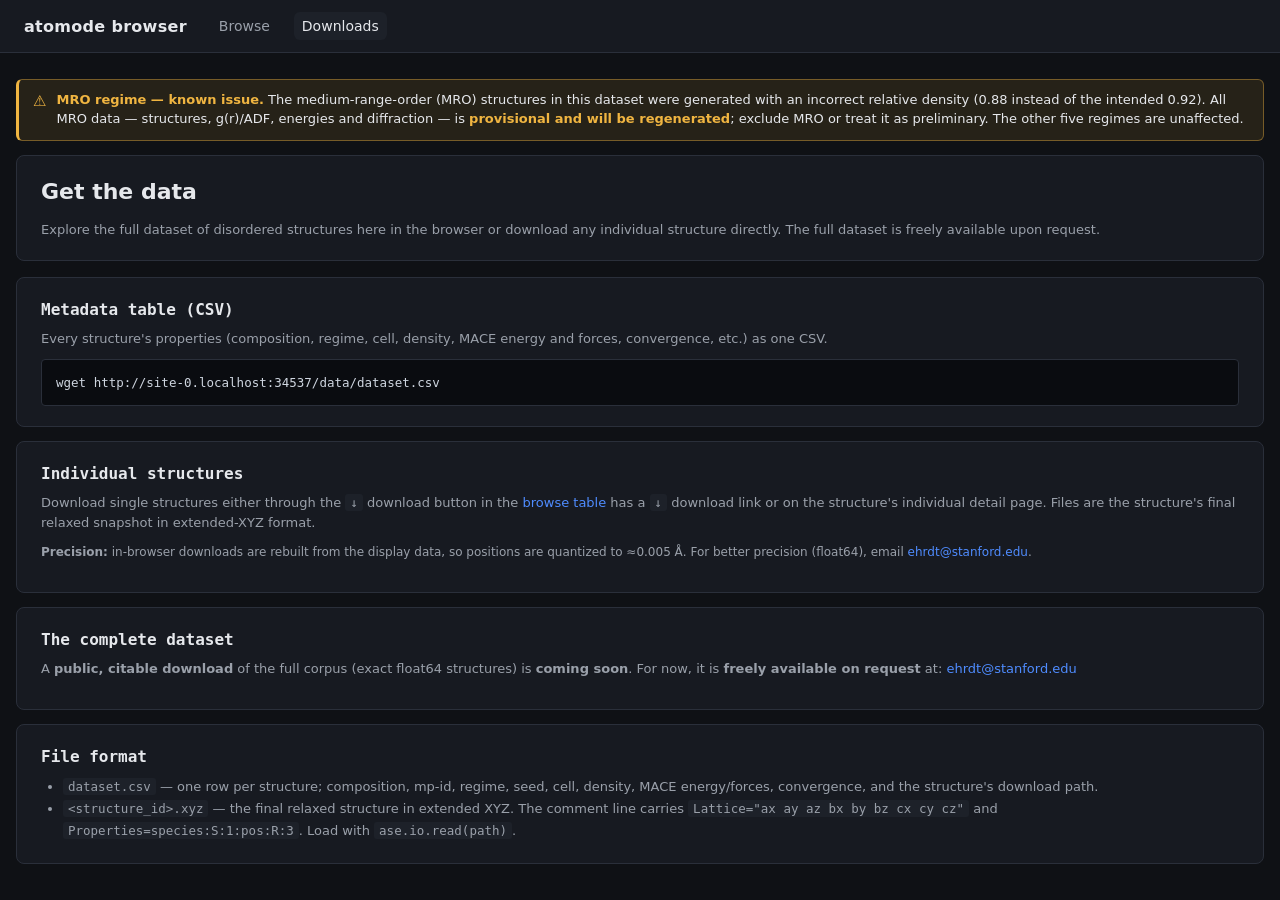
<file: downloads.html>
<!DOCTYPE html>
<html lang="en">
<head>
  <meta charset="utf-8">
  <title>atomode browser — downloads</title>
  <meta name="viewport" content="width=device-width, initial-scale=1">
  <meta name="robots" content="noindex, nofollow">
  <link rel="stylesheet" href="assets/css/styles.css?v=30">
</head>
<body>
  <header class="site-header">
    <a href="index.html" class="brand">atomode browser</a>
    <nav>
      <a href="index.html">Browse</a>
      <a href="downloads.html" class="active">Downloads</a>
    </nav>
  </header>

  <main>
    <div class="caveat page" role="note">
      <span class="caveat-icon">⚠</span>
      <div><strong>MRO regime — known issue.</strong> The medium-range-order (MRO) structures in this dataset were generated with an incorrect relative density (0.88 instead of the intended 0.92). All MRO data — structures, g(r)/ADF, energies and diffraction — is <strong>provisional and will be regenerated</strong>; exclude MRO or treat it as preliminary. The other five regimes are unaffected.</div>
    </div>

    <section class="downloads-summary">
      <h1>Get the data</h1>
      <p class="summary-note">
        Explore the full dataset of disordered structures here in
        the browser or download any individual structure directly. The full dataset is freely available upon request.
      </p>
    </section>

    <section class="recipe">
      <h2>Metadata table (CSV)</h2>
      <p>Every structure's properties (composition, regime, cell, density, MACE energy and
        forces, convergence, etc.) as one CSV.</p>
      <pre class="snippet"><code id="r-csv"></code></pre>
    </section>

    <section class="recipe">
      <h2>Individual structures</h2>
      <p>Download single structures either through the <code>↓</code> download button in the <a href="index.html">browse table</a> has a <code>↓</code> download
        link or on the structure's individual detail page.
        Files are the structure's final relaxed snapshot in extended-XYZ format.</p>
      <p class="snippet-note"><strong>Precision:</strong> in-browser downloads are rebuilt
        from the display data, so positions are quantized to ≈0.005 Å. For better precision (float64), email
        <a href="mailto:ehrdt@stanford.edu">ehrdt@stanford.edu</a>.</p>
    </section>

    <section class="recipe">
      <h2>The complete dataset</h2>
      <p>A <strong>public, citable download</strong> of the full corpus (exact float64
        structures) is <strong>coming soon</strong>. For now, it is
        <strong>freely available on request</strong> at: <a href="mailto:ehrdt@stanford.edu">ehrdt@stanford.edu</a>
      </p>
    </section>

    <section class="recipe">
      <h2>File format</h2>
      <ul class="format-list">
        <li><code>dataset.csv</code> — one row per structure;
          composition, mp-id, regime, seed, cell, density, MACE energy/forces, convergence,
          and the structure's download path.</li>
        <li><code>&lt;structure_id&gt;.xyz</code> — the final relaxed structure in extended
          XYZ. The comment line carries <code>Lattice="ax ay az bx by bz cx cy cz"</code> and
          <code>Properties=species:S:1:pos:R:3</code>. Load with <code>ase.io.read(path)</code>.</li>
      </ul>
    </section>
  </main>

  <script>
    // Resolve against the page URL, not the bare host — the site is served
    // from a subpath (…/disgen/, and …/atomode-data/browse/ after the move),
    // so building from protocol+host alone drops the prefix and 404s.
    const CSV_URL = new URL('data/dataset.csv', window.location.href).toString();
    document.getElementById('r-csv').textContent = `wget ${CSV_URL}`;
  </script>
</body>
</html>
</file>
<file: assets/css/styles.css>
:root {
  --bg:        #0f1115;
  --panel:     #171a21;
  --panel-2:   #1d2129;
  --border:    #2a2f3a;
  --text:      #e6e8ec;
  --text-dim:  #9aa0aa;
  --accent:    #4f8cff;
  --accent-2:  #65d6ad;
  --warn:      #f0b541;
  --row-hover: #232834;
  --mono:      ui-monospace, "SF Mono", Menlo, Consolas, monospace;
  --sans:      -apple-system, BlinkMacSystemFont, "Inter", system-ui, sans-serif;
}

* { box-sizing: border-box; }

html, body {
  margin: 0;
  padding: 0;
  background: var(--bg);
  color: var(--text);
  font-family: var(--sans);
  font-size: 14px;
  line-height: 1.45;
  min-height: 100vh;
}

a { color: var(--accent); text-decoration: none; }
a:hover { text-decoration: underline; }

header.site-header {
  display: flex;
  align-items: center;
  gap: 24px;
  padding: 12px 24px;
  background: var(--panel);
  border-bottom: 1px solid var(--border);
  position: sticky;
  top: 0;
  z-index: 10;
}

header .brand {
  font-weight: 700;
  font-size: 16px;
  letter-spacing: 0.3px;
  color: var(--text);
  text-decoration: none;
}
header a.brand:hover { color: var(--accent); }

header nav { display: flex; gap: 16px; }
header nav a {
  color: var(--text-dim);
  padding: 4px 8px;
  border-radius: 6px;
}
header nav a.active {
  color: var(--text);
  background: var(--panel-2);
}

main { padding: 12px 16px; max-width: 1500px; margin: 0 auto; }

/* ── Filters ───────────────────────────────────────────── */
.filters {
  display: grid;
  grid-template-columns: repeat(auto-fit, minmax(180px, 1fr));
  gap: 12px;
  padding: 16px;
  background: var(--panel);
  border: 1px solid var(--border);
  border-radius: 8px;
  margin-bottom: 16px;
}

.filter-group { display: flex; flex-direction: column; gap: 4px; }
.filter-group label {
  font-size: 11px;
  text-transform: uppercase;
  letter-spacing: 0.6px;
  color: var(--text-dim);
}
.filter-group input,
.filter-group select {
  box-sizing: border-box;   /* keep padding inside the width so min/max inputs don't overflow */
  width: 100%;
  background: var(--panel-2);
  border: 1px solid var(--border);
  color: var(--text);
  padding: 6px 10px;
  border-radius: 4px;
  font-family: var(--mono);
  font-size: 13px;
}
.filter-group input:focus,
.filter-group select:focus {
  outline: none;
  border-color: var(--accent);
}
.filter-row-inline { display: flex; gap: 6px; }
.filter-row-inline input { flex: 1; }

.filter-actions {
  display: flex;
  align-items: flex-end;
  gap: 8px;
}
button {
  background: var(--accent);
  color: white;
  border: 0;
  padding: 7px 14px;
  border-radius: 4px;
  font-size: 13px;
  cursor: pointer;
}
button.secondary { background: var(--panel-2); color: var(--text); border: 1px solid var(--border); }
button:hover { filter: brightness(1.1); }

/* ── Status bar ────────────────────────────────────────── */
.statusbar {
  display: flex;
  align-items: center;
  justify-content: space-between;
  padding: 6px 4px;
  font-size: 12px;
  color: var(--text-dim);
}
.statusbar .count { font-family: var(--mono); }

/* ── Table ─────────────────────────────────────────────── */
.table-wrap {
  background: var(--panel);
  border: 1px solid var(--border);
  border-radius: 8px;
  overflow: hidden;
}
table.data {
  width: 100%;
  border-collapse: collapse;
  font-family: var(--mono);
  font-size: 12.5px;
}
table.data th, table.data td {
  padding: 8px 12px;
  text-align: left;
  border-bottom: 1px solid var(--border);
}
table.data th {
  background: var(--panel-2);
  font-weight: 600;
  color: var(--text-dim);
  text-transform: uppercase;
  letter-spacing: 0.5px;
  font-size: 11px;
  cursor: pointer;
  user-select: none;
  position: sticky;
  top: 0;
  z-index: 1;
}
table.data th .sort-marker { color: var(--accent); margin-left: 4px; }
table.data tbody tr { cursor: pointer; }
table.data tbody tr:hover { background: var(--row-hover); }
table.data td.num { text-align: right; }
table.data td.regime-amorphous      { color: #ff8a80; }
table.data td.regime-SRO            { color: #ffd54f; }
table.data td.regime-MRO            { color: #80cbc4; }
table.data td.regime-crystalline_30 { color: #82b1ff; }

table.data th.no-sort { cursor: default; }
table.data td.download-cell { text-align: center; padding: 4px 6px; width: 32px; }
table.data a.row-download {
  display: inline-block;
  padding: 2px 8px;
  border-radius: 3px;
  color: var(--text-dim);
  text-decoration: none;
  font-size: 14px;
  line-height: 1;
}
table.data a.row-download:hover {
  background: var(--accent);
  color: white;
  text-decoration: none;
}

/* ── Pagination ────────────────────────────────────────── */
.pagination {
  display: flex;
  align-items: center;
  justify-content: center;
  gap: 8px;
  margin-top: 12px;
  font-family: var(--mono);
  font-size: 12px;
}
.pagination button {
  background: var(--panel-2);
  color: var(--text);
  border: 1px solid var(--border);
  padding: 4px 10px;
}
.pagination button:disabled { opacity: 0.4; cursor: default; }
.pagination .page-info { color: var(--text-dim); padding: 0 8px; }

/* ── Loading / messages ────────────────────────────────── */
.message {
  padding: 24px;
  text-align: center;
  color: var(--text-dim);
  font-family: var(--mono);
  font-size: 13px;
}
.message.error { color: var(--warn); }

/* ── Caveat banner (e.g. MRO known-issue notice) ───────── */
.caveat {
  display: flex;
  gap: 10px;
  align-items: flex-start;
  margin: 0 0 14px;
  padding: 11px 14px;
  background: rgba(240, 181, 65, 0.10);
  border: 1px solid rgba(240, 181, 65, 0.40);
  border-left: 3px solid var(--warn);
  border-radius: 6px;
  color: var(--text);
  font-size: 13px;
  line-height: 1.45;
}
.caveat .caveat-icon { color: var(--warn); font-size: 15px; flex: none; line-height: 1.4; }
.caveat strong { color: var(--warn); }
.caveat a { color: var(--warn); text-decoration: underline; }
.caveat.page { margin: 14px 0; }
/* MRO emphasis in the browse table + regime dl value */
td.regime-MRO { color: var(--warn); }
td.regime-MRO::after { content: " ⚠"; }
.mro-flag { color: var(--warn); font-weight: 600; }

/* ── Detail page ───────────────────────────────────────── */
.detail-layout {
  display: grid;
  grid-template-columns: 1fr 320px;
  gap: 12px;
}
@media (max-width: 1000px) { .detail-layout { grid-template-columns: 1fr; } }

.viewer-wrap {
  background: var(--panel);
  border: 1px solid var(--border);
  border-radius: 8px;
  overflow: hidden;
  position: relative;    /* so .viewer-gate can absolutely fill it */
}
#viewer-frame {
  display: block;
  width: 100%;
  height: 360px;
  border: 0;
  background: #f7f8f5;   /* matches the atomode viewer background */
}
.viewer-3dmol {
  position: relative;   /* 3Dmol positions its canvas absolutely inside */
  width: 100%;
  height: 360px;
  background: #000;
}
/* Click gate overlays the iframe area only (not the controls strip
   below it), so the "Load 3D viewer" button sits inside the viewer. */
.viewer-gate {
  position: absolute;
  top: 0;
  left: 0;
  right: 0;
  height: 360px;         /* matches #viewer-frame height */
  display: flex;
  align-items: center;
  justify-content: center;
  background: #f7f8f5;
  font-family: var(--mono);
  z-index: 2;
}
.viewer-gate-btn {
  padding: 10px 22px;
  font-size: 13px;
  font-family: var(--mono);
  background: #1f4e79;
  color: #fff;
  border: 0;
  border-radius: 6px;
  cursor: pointer;
}
.viewer-gate-btn:hover { background: #2a6299; }
.viewer-gate-msg {
  max-width: 480px;
  padding: 18px 24px;
  text-align: center;
  color: #333;
}
.viewer-gate-msg .viewer-gate-title {
  font-size: 14px;
  font-weight: 600;
  margin-bottom: 8px;
}
.viewer-gate-msg .viewer-gate-hint {
  font-size: 12px;
  color: #555;
  line-height: 1.5;
}

.viewer-controls {
  display: flex;
  align-items: center;
  gap: 6px;
  padding: 6px 10px;
  background: var(--panel-2);
  border-top: 1px solid var(--border);
  font-family: var(--mono);
  font-size: 11.5px;
  color: var(--text-dim);
}
.viewer-controls .ctrl-label {
  text-transform: uppercase;
  letter-spacing: 0.6px;
  font-size: 10.5px;
  color: var(--text-dim);
}
.viewer-controls .ctrl-divider {
  width: 1px;
  height: 14px;
  background: var(--border);
  margin: 0 4px;
}
.viewer-controls .seg-btn:disabled {
  opacity: 0.35;
  cursor: not-allowed;
}

/* Slice controls live inline in .viewer-controls — the .slice-only
   items are hidden when the viewer is on the polyhedra iframe (which
   manages its own scene and can't be resliced from the parent). */
.viewer-controls.no-slice .slice-only { display: none; }

.slice-range {
  position: relative;
  flex: 1 1 110px;
  min-width: 90px;
  max-width: 240px;
  height: 20px;
}
/* Shared visible track drawn once as a pseudo-element behind both
   inputs.  Each range input has a transparent track so we don't stack
   two tracks (which was hiding the lo thumb behind the hi track). */
.slice-range::before {
  content: "";
  position: absolute;
  left: 0; right: 0; top: 50%;
  height: 3px; margin-top: -1.5px;
  background: var(--border);
  border-radius: 2px;
}
.slice-range input[type="range"] {
  position: absolute;
  inset: 0;
  width: 100%;
  height: 20px;
  margin: 0;
  background: transparent;      /* transparent track ↑ the shared ::before shows */
  pointer-events: none;
  -webkit-appearance: none;
  appearance: none;
}
/* Transparent tracks so ::before is what's visible. */
.slice-range input[type="range"]::-webkit-slider-runnable-track {
  height: 3px; background: transparent; border: 0;
}
.slice-range input[type="range"]::-moz-range-track {
  height: 3px; background: transparent; border: 0;
}
/* Thumbs sit above the shared track, catch pointer events. */
.slice-range input[type="range"]::-webkit-slider-thumb {
  -webkit-appearance: none;
  width: 12px; height: 12px; border-radius: 50%;
  background: var(--accent); border: 2px solid var(--panel-2);
  margin-top: -5px;
  cursor: pointer;
  pointer-events: auto;
  position: relative; z-index: 2;
}
.slice-range input[type="range"]::-moz-range-thumb {
  width: 12px; height: 12px; border-radius: 50%;
  background: var(--accent); border: 2px solid var(--panel-2);
  cursor: pointer;
  pointer-events: auto;
  position: relative; z-index: 2;
}
.slice-readout {
  min-width: 96px;
  flex: 0 0 auto;
  white-space: nowrap;
  text-align: right;
  color: var(--text);
  font-size: 11px;
  font-family: var(--mono);
}
.viewer-controls .seg-btn {
  padding: 3px 8px;
  font-size: 11px;
  font-family: var(--mono);
  background: var(--panel);
  color: var(--text-dim);
  border: 1px solid var(--border);
  border-radius: 4px;
  cursor: pointer;
}
.viewer-controls .seg-btn:hover { color: var(--text); }
.viewer-controls .seg-btn.active {
  background: var(--accent);
  color: white;
  border-color: var(--accent);
}
/* Axis currently clipping (may or may not be the edited axis) — green
   underline distinguishes "actively slicing" from the blue "editing" fill. */
.viewer-controls .seg-btn[data-slice-axis].clipped {
  box-shadow: inset 0 -3px 0 var(--accent-2);
}
.viewer-controls input[type=range] { flex: 1; accent-color: var(--accent); }
.viewer-controls .frame-label { min-width: 90px; color: var(--text-dim); }

.meta-panel {
  background: var(--panel);
  border: 1px solid var(--border);
  border-radius: 8px;
  padding: 12px 14px;
}
.meta-panel h2 {
  margin: 0 0 4px;
  font-size: 16px;
  font-family: var(--mono);
}
.meta-panel .subtitle {
  color: var(--text-dim);
  font-family: var(--mono);
  font-size: 11px;
  margin-bottom: 10px;
}
.meta-panel dl {
  display: grid;
  grid-template-columns: 110px 1fr;
  gap: 3px 10px;
  font-family: var(--mono);
  font-size: 12px;
  margin: 0 0 10px;
}
.meta-panel dt { color: var(--text-dim); }
.meta-panel dd { margin: 0; }
.meta-panel .badges {
  display: flex;
  flex-wrap: wrap;
  gap: 6px;
  margin-bottom: 16px;
}
.badge {
  display: inline-block;
  padding: 3px 8px;
  border-radius: 999px;
  font-family: var(--mono);
  font-size: 11px;
  background: var(--panel-2);
  border: 1px solid var(--border);
  color: var(--text-dim);
}
.badge.regime { color: var(--text); }
.download-row { display: flex; gap: 8px; flex-wrap: wrap; }

/* ── Plots (g(r) + ADF + g3) on the detail page ────────── */
.plots-host {
  margin-top: 10px;
  display: grid;
  gap: 8px;
}
.plots-grid {
  display: grid;
  grid-template-columns: 1fr 1fr;
  grid-template-rows: auto auto;
  gap: 8px;
}
.plot-pdf-cell     { grid-column: 1; grid-row: 1; }
.plot-adf-cell     { grid-column: 2; grid-row: 1; }
.plot-g3-cell      { grid-column: 1; grid-row: 2; }
.plot-regimes-cell { grid-column: 2; grid-row: 2; }
@media (max-width: 900px) {
  .plots-grid { grid-template-columns: 1fr; grid-template-rows: auto; }
  .plot-pdf-cell, .plot-adf-cell, .plot-g3-cell, .plot-regimes-cell {
    grid-column: 1; grid-row: auto;
  }
}
/* The inline regime cell uses the shared plot-row visual shell, so we
   don't want the standalone regimes-host section rendering a second
   time below the grid. */
#regimes-host { display: none; }
.plots-host .plot-row {
  background: var(--panel);
  border: 1px solid var(--border);
  border-radius: 8px;
  padding: 4px;
}
.plots-host .plot { width: 100%; min-height: 200px; }
.plots-host .plot-controls {
  display: flex;
  flex-wrap: wrap;
  gap: 4px 12px;
  align-items: center;
  padding: 4px 10px 8px;
  font-family: var(--mono);
  font-size: 11.5px;
  color: var(--text-dim);
}
.plots-host .plot-controls .ctrl-label {
  color: var(--text-dim);
  font-size: 10.5px;
  text-transform: uppercase;
  letter-spacing: 0.5px;
  margin-right: 2px;
}
.plots-host .plot-controls label {
  display: inline-flex;
  align-items: center;
  gap: 3px;
  color: var(--text);
  cursor: pointer;
  white-space: nowrap;
}
.plots-host .plot-controls input[type="checkbox"] {
  margin: 0;
  width: auto;
  accent-color: var(--accent);
}
.plots-host .plot-controls input[type="number"] {
  width: 70px;
  background: var(--panel-2);
  border: 1px solid var(--border);
  color: var(--text);
  padding: 2px 6px;
  border-radius: 4px;
  font-family: var(--mono);
  font-size: 11.5px;
  margin-left: 4px;
}
.plots-host .plot-controls select {
  background: var(--panel-2);
  border: 1px solid var(--border);
  color: var(--text);
  padding: 2px 6px;
  border-radius: 4px;
  font-family: var(--mono);
  font-size: 11.5px;
  margin-left: 4px;
}
.plots-host .plot-controls .ctrl-divider {
  width: 1px;
  height: 14px;
  background: var(--border);
  margin: 0 6px;
}
.plots-host .plot-controls .shell-controls {
  display: inline-flex;
  align-items: center;
  gap: 4px 8px;
  flex-wrap: wrap;
}
.plots-host .plot-controls .seg-btn {
  padding: 2px 8px;
  font-size: 10.5px;
  background: var(--panel);
  color: var(--text-dim);
  border: 1px solid var(--border);
  border-radius: 4px;
  cursor: pointer;
  font-family: var(--mono);
}
.plots-host .plot-controls .seg-btn:hover { color: var(--text); }
.plots-host .plot-controls .shell-status {
  font-size: 10.5px;
  color: var(--text-dim);
  font-family: var(--mono);
  margin-left: 4px;
}
/* g(r) drag-to-set-shell affordance — apply to the whole plot since
   fixedrange:true may suppress Plotly's .nsewdrag layer */
#plot-pdf, #plot-pdf .nsewdrag { cursor: ew-resize !important; }
#plot-pdf .modebar { cursor: default !important; }
.plots-host .plots-empty {
  padding: 24px;
  text-align: center;
  color: var(--text-dim);
  background: var(--panel);
  border: 1px dashed var(--border);
  border-radius: 8px;
  font-family: var(--mono);
  font-size: 12px;
}
.plots-host .plots-empty code {
  background: var(--panel-2);
  padding: 2px 6px;
  border-radius: 3px;
}

/* ── Diffraction-pattern viewer ──────────────────────── */
.dps-host {
  margin-top: 10px;
  background: var(--panel);
  border: 1px solid var(--border);
  border-radius: 8px;
  padding: 10px 14px;
}
.dps-host:empty { display: none; }
.dps-header {
  display: flex;
  align-items: baseline;
  justify-content: space-between;
  margin-bottom: 8px;
}
.dps-header .dps-meta {
  font-family: var(--mono);
  font-size: 11px;
  color: var(--text-dim);
}
/* Fixed-width columns so neither the image-wrap nor the controls has
   dead space around it — image sits flush against the controls, no
   gap in the middle.  Both left-aligned; any leftover width is empty
   whitespace on the right (fine, this section doesn't need to fill). */
.dps-grid {
  display: flex;
  gap: 20px;
  align-items: flex-start;
  flex-wrap: wrap;
}
.dps-controls {
  display: flex;
  flex-direction: column;
  gap: 12px;
  flex: 0 0 260px;
}
.dps-ctl-row {
  display: flex;
  flex-direction: column;
  gap: 6px;
}
:is(.dps-thk-buttons,.dps-probe-buttons) {
  display: flex;
  flex-wrap: wrap;
  gap: 4px;
}
:is(.dps-thk-buttons,.dps-probe-buttons) .seg-btn {
  padding: 4px 10px;
  font-size: 11px;
  background: var(--panel-2);
  border: 1px solid var(--border);
  border-radius: 4px;
  cursor: pointer;
  font-family: var(--mono);
  color: var(--text-dim);
}
:is(.dps-thk-buttons,.dps-probe-buttons) .seg-btn.active {
  background: var(--accent);
  border-color: var(--accent);
  color: white;
}
:is(.dps-thk-buttons,.dps-probe-buttons) .seg-btn:hover { color: var(--text); }
.dps-probe-grid[data-square="true"] {
  display: grid;
  grid-template-columns: repeat(var(--grid-cols, 6), 1fr);
  gap: 2px;
  max-width: 260px;
  aspect-ratio: 1;
}
.dps-probe-cell {
  background: var(--panel-2);
  border: 1px solid var(--border);
  border-radius: 2px;
  cursor: pointer;
  padding: 0;
  min-width: 0;
  min-height: 0;
}
.dps-probe-cell:hover  { background: var(--row-hover); }
.dps-probe-cell.active {
  background: var(--accent);
  border-color: var(--accent);
}
.dps-probe-grid[data-square="false"] {
  display: flex;
  flex-wrap: wrap;
  gap: 4px;
}
.dps-probe-chip.active {
  background: var(--accent);
  border-color: var(--accent);
  color: white;
}
/* Sized so wrap height ≈ controls-column height (thickness buttons +
   probe-grid stack, ~375 px including the "g₃ shell" label + gap).
   Keeps the DP square and the row visually balanced. */
.dps-image-wrap {
  background: #000;
  border-radius: 6px;
  padding: 4px;
  display: flex;
  flex-direction: column;
  align-items: center;
  flex: 0 0 auto;
  width: 348px;   /* 340 image + 2·4 px padding */
  max-width: 100%;
}
.dps-image {
  width: 340px;
  height: 340px;
  max-width: 100%;
  image-rendering: pixelated;
  background: #000;
  border-radius: 4px;
  display: block;
}
.dps-caption {
  font-family: var(--mono);
  font-size: 11px;
  color: var(--text-dim);
  padding: 6px 0 2px;
}

/* Sim params — collapsed by default; lives in the right column of the
   DP grid and, when opened, fills that right region rather than pushing
   the panel bottom down. */
.dps-sim {
  flex: 1 1 320px;
  min-width: 260px;
  align-self: stretch;
  border-left: 1px dashed var(--border);
  padding-left: 20px;
}
.dps-sim > summary {
  cursor: pointer;
  font-family: var(--mono);
  font-size: 11.5px;
  color: var(--text-dim);
  text-transform: uppercase;
  letter-spacing: 0.5px;
  user-select: none;
}
.dps-sim > summary:hover { color: var(--text); }
.dps-sim-grid {
  display: grid;
  grid-template-columns: repeat(auto-fit, minmax(150px, 1fr));
  gap: 12px 20px;
  margin-top: 10px;
}
.dps-sim-group { min-width: 0; }
.dps-sim-title {
  font-family: var(--mono);
  font-size: 10.5px;
  text-transform: uppercase;
  letter-spacing: 0.5px;
  color: var(--text-dim);
  margin-bottom: 4px;
  border-bottom: 1px solid var(--border);
  padding-bottom: 2px;
}
.dps-sim-group dl {
  display: grid;
  grid-template-columns: max-content 1fr;
  gap: 2px 10px;
  margin: 0;
  font-family: var(--mono);
  font-size: 11px;
}
.dps-sim-group dt { color: var(--text-dim); }
.dps-sim-group dd { margin: 0; color: var(--text); }
.dps-sim-hint {
  color: var(--text-dim);
  font-size: 10px;
  margin-left: 4px;
}

/* ── Regime navigator (E vs disorder regime) ───────────── */
.regimes-host {
  margin-top: 10px;
  background: var(--panel);
  border: 1px solid var(--border);
  border-radius: 8px;
  padding: 10px 14px;
}
.regimes-title {
  display: flex;
  align-items: baseline;
  justify-content: space-between;
  margin-bottom: 8px;
}
.regimes-title .regimes-mp {
  font-family: var(--mono);
  font-size: 11px;
  color: var(--text-dim);
}
.regimes-plot { width: 100%; min-height: 200px; }
.regimes-row {
  display: flex;
  flex-wrap: wrap;
  gap: 8px;
  margin-top: 8px;
}
.regime-chip {
  display: inline-flex;
  flex-direction: column;
  align-items: center;
  gap: 2px;
  padding: 6px 12px;
  border: 1px solid var(--border);
  border-radius: 6px;
  background: var(--panel-2);
  font-family: var(--mono);
  font-size: 11.5px;
  text-decoration: none;
  cursor: pointer;
  min-width: 90px;
}
.regime-chip:hover {
  background: var(--row-hover);
  text-decoration: none;
}
.regime-chip.active {
  background: var(--accent);
  border-color: var(--accent);
  color: white !important;
}
.regime-chip.active .rname, .regime-chip.active .rval { color: white !important; }
.regime-chip .rname {
  font-size: 11px;
  letter-spacing: 0.3px;
}
.regime-chip .rval {
  font-size: 13px;
  color: var(--text);
}

/* ── Downloads page ────────────────────────────────────── */
.downloads-summary {
  background: var(--panel);
  border: 1px solid var(--border);
  border-radius: 8px;
  padding: 20px 24px;
  margin-bottom: 16px;
}
.downloads-summary h1 { margin: 0 0 12px; font-size: 22px; }
.summary-stats {
  display: flex;
  flex-wrap: wrap;
  gap: 20px;
  margin: 12px 0 16px;
  font-family: var(--mono);
  font-size: 13px;
  color: var(--text-dim);
}
.summary-stats .stat strong {
  color: var(--accent-2);
  font-size: 15px;
  margin-right: 4px;
}
.summary-stats .error { color: var(--warn); }
.summary-note {
  color: var(--text-dim);
  font-size: 13px;
  margin: 0;
  line-height: 1.55;
}
.summary-note code,
.recipe code,
.format-list code {
  background: var(--panel-2);
  padding: 1px 5px;
  border-radius: 3px;
  font-family: var(--mono);
  font-size: 12.5px;
}
.recipe {
  background: var(--panel);
  border: 1px solid var(--border);
  border-radius: 8px;
  padding: 20px 24px;
  margin-bottom: 14px;
}
.recipe h2 { margin: 0 0 8px; font-size: 16px; font-family: var(--mono); }
.recipe p  { margin: 4px 0 10px; color: var(--text-dim); font-size: 13px; line-height: 1.55; }
.recipe pre.snippet {
  background: #0a0c10;
  border: 1px solid var(--border);
  border-radius: 4px;
  padding: 12px 14px;
  overflow-x: auto;
  margin: 0;
}
.recipe pre.snippet code {
  background: transparent;
  padding: 0;
  font-family: var(--mono);
  font-size: 12.5px;
  color: #cfd6e0;
  line-height: 1.55;
  white-space: pre;
}
.recipe .snippet-note {
  margin-top: 8px;
  font-size: 12px;
  color: var(--text-dim);
}
.format-list {
  margin: 8px 0 0;
  padding-left: 22px;
  color: var(--text-dim);
  font-size: 13px;
  line-height: 1.7;
}

/* ── Placeholder page ──────────────────────────────────── */
.placeholder {
  max-width: 680px;
  margin: 60px auto;
  padding: 32px;
  background: var(--panel);
  border: 1px solid var(--border);
  border-radius: 8px;
}
.placeholder h1 { margin-top: 0; }
.placeholder code {
  background: var(--panel-2);
  padding: 2px 6px;
  border-radius: 3px;
  font-family: var(--mono);
  font-size: 13px;
}

/* ── Mobile phones (≤640px) ──────────────────────────────
   Tablet stacking is already handled by the 900px/1000px queries above;
   this tightens things for small phone screens (conference QR → phone). */
@media (max-width: 640px) {
  main { padding: 10px 12px; }
  header.site-header { padding: 10px 14px; }
  .filters { padding: 12px; gap: 10px; }

  /* Browse table: hide the redundant ID column (= composition + mp-id +
     regime + seed shown in other columns; row click still works via data-id),
     let the rest scroll sideways, and tighten cells so more fits per screen. */
  table.data th:first-child,
  table.data td:first-child { display: none; }
  .table-wrap { overflow-x: auto; overflow-y: hidden; -webkit-overflow-scrolling: touch; }
  table.data { font-size: 11.5px; }
  table.data th, table.data td { padding: 6px 8px; white-space: nowrap; }

  /* Structure detail: the viewer control strip wraps instead of overflowing;
     the slice sliders take their own full row; slightly shorter 3D viewport. */
  .viewer-controls { flex-wrap: wrap; row-gap: 6px; }
  .slice-range { flex: 1 1 100%; max-width: none; }
  #viewer-frame, .viewer-3dmol { height: 300px; }
}
</file>
